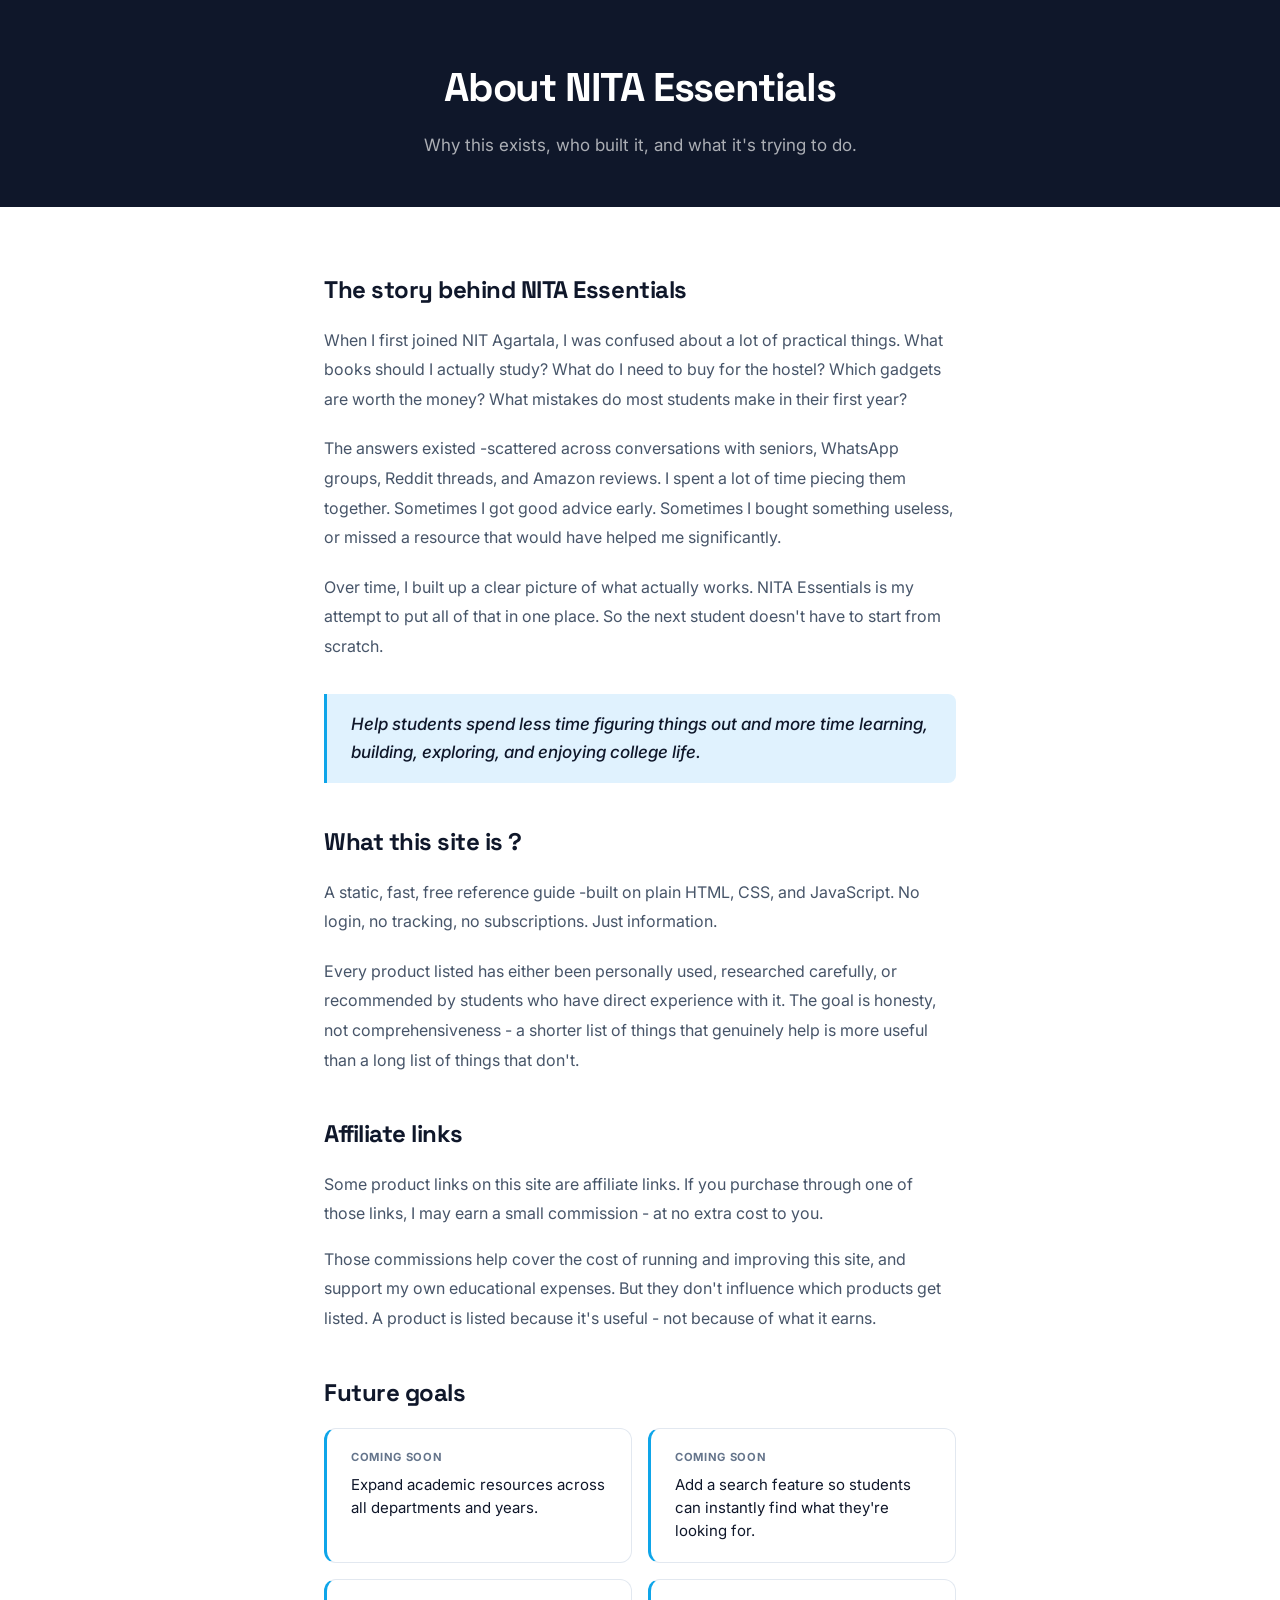
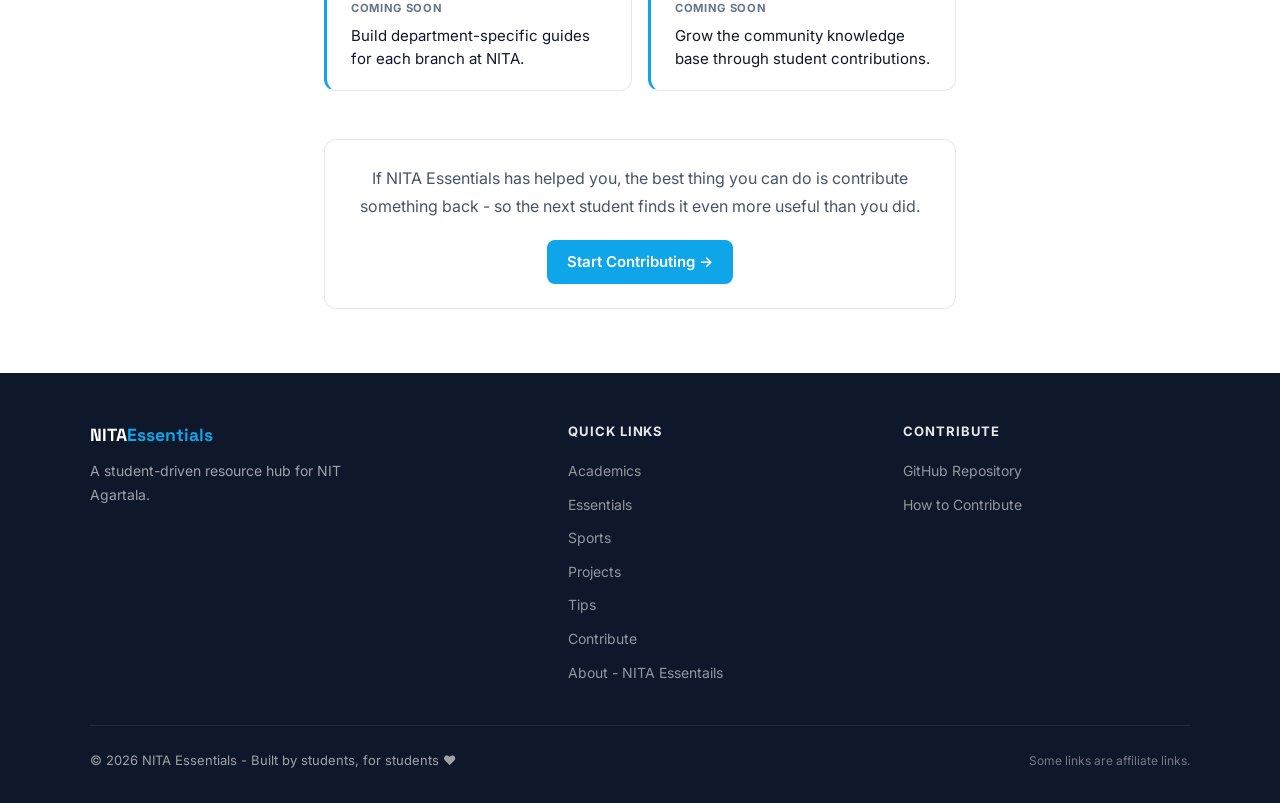
<file: about.html>
<!DOCTYPE html>
<html lang="en">
<head>
  <meta charset="UTF-8" />
  <meta name="viewport" content="width=device-width, initial-scale=1.0" />
  <title>About -National Institute of Technology Agartala Essentials</title>
  <meta name="description" content="Why NITA Essentials was created, who it's for, and the story behind it." />
  <link rel="stylesheet" href="./css/styles.css" />
  <link rel="stylesheet" href="./css/theme.css" />
  <!-- ICON For NITA-Essential -->
  <link rel="apple-touch-icon" sizes="180x180" href="./icon/apple-touch-icon.png">
    <link rel="icon" type="image/png" sizes="32x32" href="./icon/favicon-32x32.png">
    <link rel="icon" type="image/png" sizes="16x16" href="./icon/favicon-16x16.png">
    <link rel="manifest" href="./icon/site.webmanifest">
    
  <!-- Google tag (gtag.js) -->
    <script async src="https://www.googletagmanager.com/gtag/js?id=G-L8GYV0HE63"></script>
    <script>
      window.dataLayer = window.dataLayer || [];
      function gtag(){dataLayer.push(arguments);}
      gtag('js', new Date());

      gtag('config', 'G-L8GYV0HE63');
    </script>

</head>
<body>


<div class="page-hero">
  <div class="container">
    <h1>About NITA Essentials</h1>
    <p>Why this exists, who built it, and what it's trying to do.</p>
  </div>
</div>

<section class="section section-alt">
  <div class="container" style="max-width:680px;">

    <h2 class="section-title" style="margin-bottom:1rem;">The story behind NITA Essentials</h2>
    <p style="color:var(--text-light); line-height:1.85; margin-bottom:1.25rem; font-size:1rem;">When I first joined NIT Agartala, I was confused about a lot of practical things. What books should I actually study? What do I need to buy for the hostel? Which gadgets are worth the money? What mistakes do most students make in their first year?</p>
    <p style="color:var(--text-light); line-height:1.85; margin-bottom:1.25rem; font-size:1rem;">The answers existed -scattered across conversations with seniors, WhatsApp groups, Reddit threads, and Amazon reviews. I spent a lot of time piecing them together. Sometimes I got good advice early. Sometimes I bought something useless, or missed a resource that would have helped me significantly.</p>
    <p style="color:var(--text-light); line-height:1.85; margin-bottom:1.25rem; font-size:1rem;">Over time, I built up a clear picture of what actually works. NITA Essentials is my attempt to put all of that in one place. So the next student doesn't have to start from scratch.</p>

    <blockquote style="border-left:3px solid var(--teal); margin:2rem 0; padding:1rem 1.5rem; background:var(--teal-light); border-radius:0 var(--radius-sm) var(--radius-sm) 0;">
      <p style="font-size:1.0625rem; color:var(--navy); font-style:italic; font-weight:500; line-height:1.7;">Help students spend less time figuring things out and more time learning, building, exploring, and enjoying college life.</p>
    </blockquote>

    <h2 class="section-title" style="margin-bottom:1rem; margin-top:2.5rem;">What this site is ?</h2>
    <p style="color:var(--text-light); line-height:1.85; margin-bottom:1.25rem; font-size:1rem;">A static, fast, free reference guide -built on plain HTML, CSS, and JavaScript. No login, no tracking, no subscriptions. Just information.</p>
    <p style="color:var(--text-light); line-height:1.85; margin-bottom:1.25rem; font-size:1rem;">Every product listed has either been personally used, researched carefully, or recommended by students who have direct experience with it. The goal is honesty, not comprehensiveness - a shorter list of things that genuinely help is more useful than a long list of things that don't.</p>

    <h2 class="section-title" style="margin-bottom:1rem; margin-top:2.5rem;">Affiliate links</h2>
    <p style="color:var(--text-light); line-height:1.85; margin-bottom:1rem; font-size:1rem;">Some product links on this site are affiliate links. If you purchase through one of those links, I may earn a small commission - at no extra cost to you.</p>
    <p style="color:var(--text-light); line-height:1.85; margin-bottom:1rem; font-size:1rem;">Those commissions help cover the cost of running and improving this site, and support my own educational expenses. But they don't influence which products get listed. A product is listed because it's useful - not because of what it earns.</p>

    <h2 class="section-title" style="margin-bottom:1rem; margin-top:2.5rem;">Future goals</h2>
    <div class="tips-grid" style="margin-top:1rem;">
      <div class="tip-card">
        <div class="tip-category">Coming Soon</div>
        <p>Expand academic resources across all departments and years.</p>
      </div>
      <div class="tip-card">
        <div class="tip-category">Coming Soon</div>
        <p>Add a search feature so students can instantly find what they're looking for.</p>
      </div>
      <div class="tip-card">
        <div class="tip-category">Coming Soon</div>
        <p>Build department-specific guides for each branch at NITA.</p>
      </div>
      <div class="tip-card">
        <div class="tip-category">Coming Soon</div>
        <p>Grow the community knowledge base through student contributions.</p>
      </div>
    </div>

    <div style="margin-top:3rem; padding:1.5rem; background:var(--surface); border:1px solid var(--border); border-radius:var(--radius); text-align:center;">
      <p style="font-size:1rem; color:var(--text-light); margin-bottom:1.25rem; line-height:1.75;">If NITA Essentials has helped you, the best thing you can do is contribute something back - so the next student finds it even more useful than you did.</p>
      <a href="contribute.html#contributions" class="btn btn-primary">Start Contributing →</a>
    </div>

  </div>
</section>

<footer>
  <div class="footer-inner">
    <div class="footer-brand">
      <h3>NITA<span>Essentials</span></h3>
      <p>A student-driven resource hub for NIT Agartala.</p>
    </div>
    <div class="footer-col">
      <h4>Quick Links</h4>
      <ul>
        <li><a href="academics.html">Academics</a></li>
        <li><a href="essentials.html">Essentials</a></li>
        <li><a href="sports.html">Sports</a></li>
        <li><a href="projects.html">Projects</a></li>          
        <li><a href="tips.html">Tips</a></li>
        <li><a href="contribute.html">Contribute</a></li>
        <li><a href="about.html">About - NITA Essentails</a></li>
      </ul>
    </div>
    <div class="footer-col">
      <h4>Contribute</h4>
      <ul>
        <li><a href="https://github.com/nita-essentials/nita-essentials.github.io" target="_blank">GitHub Repository</a></li>
        <li><a href="contribute.html">How to Contribute</a></li>
      </ul>
    </div>
  </div>
  <div class="footer-bottom">
    <span>© 2026 NITA Essentials - Built by students, for students ❤️</span>
    <span style="font-size:0.75rem; opacity:0.7;">Some links are affiliate links.</span>
  </div>
</footer>

<script>
  const hamburger = document.getElementById('hamburger');
  const navLinks = document.getElementById('nav-links');

  if (hamburger && navLinks) {
    hamburger.addEventListener('click', () => {
      navLinks.classList.toggle('open');
    });
  }
</script>

<script src="notices.js"></script>
</body>
</html>
</file>
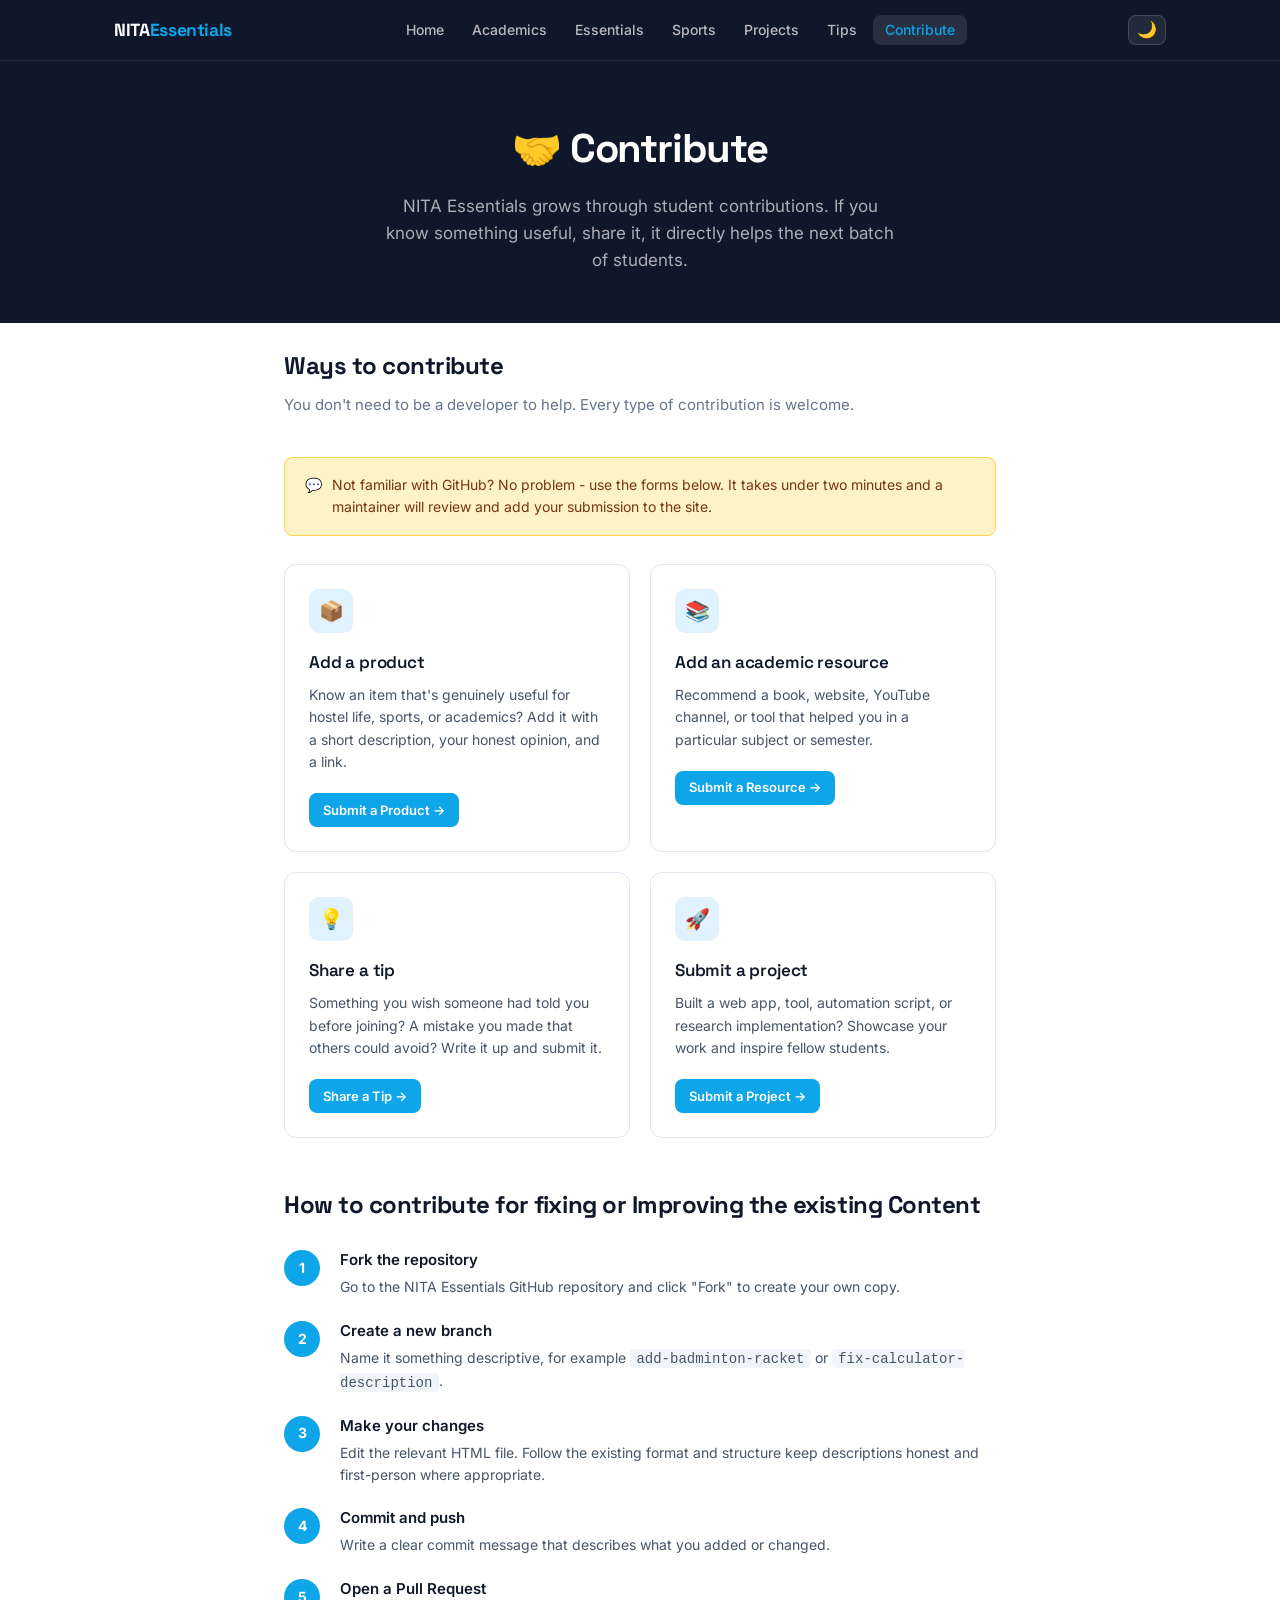
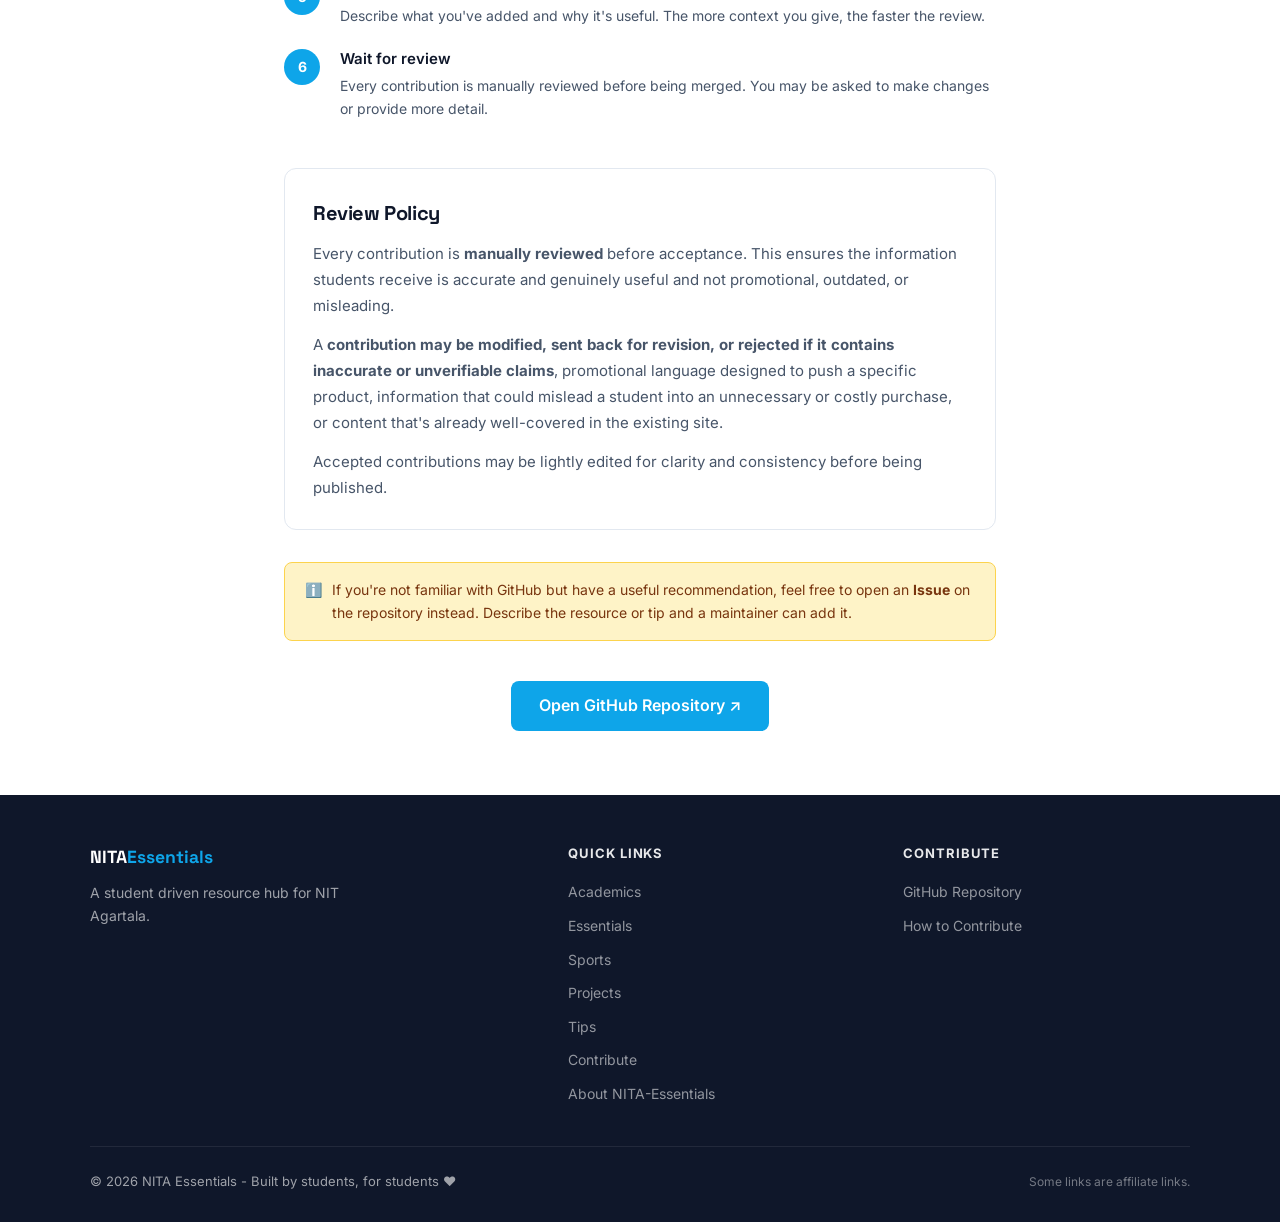
<file: contribute.html>
<!DOCTYPE html>
<html lang="en">
<head>
  <meta charset="UTF-8" />
  <meta name="viewport" content="width=device-width, initial-scale=1.0" />
  <title>Contribute  National Institute of Technology Agartala Essentials</title>
  <meta name="description" content="Help future NIT Agartala students by contributing resources, tips, and product recommendations to NITA Essentials." />
  <!-- ICON For NITA-Essential -->
  <link rel="apple-touch-icon" sizes="180x180" href="./icon/apple-touch-icon.png">
    <link rel="icon" type="image/png" sizes="32x32" href="./icon/favicon-32x32.png">
    <link rel="icon" type="image/png" sizes="16x16" href="./icon/favicon-16x16.png">
    <link rel="manifest" href="./icon/site.webmanifest">
  <link rel="stylesheet" href="./css/styles.css" />
  <link rel="stylesheet" href="./css/theme.css" />
  
  <!-- Google tag (gtag.js) -->
    <script async src="https://www.googletagmanager.com/gtag/js?id=G-L8GYV0HE63"></script>
    <script>
      window.dataLayer = window.dataLayer || [];
      function gtag(){dataLayer.push(arguments);}
      gtag('js', new Date());

      gtag('config', 'G-L8GYV0HE63');
    </script>

</head>
<body>

<div id="nav"></div>

<div class="page-hero">
  <div class="container">
    <h1>🤝 Contribute</h1>
    <p>NITA Essentials grows through student contributions. If you know something useful, share it, it directly helps the next batch of students.</p>
  </div>
</div>

<section class="section section-alt" style="padding-top:1.5rem;">
  <div class="container" style="max-width:760px;">

    <h2 class="section-title" id="ways-to-contribute">Ways to contribute</h2>
    <p class="section-sub">You don't need to be a developer to help. Every type of contribution is welcome.</p>

     <div class="notice" style="margin-bottom:1.75rem;" id="contributions">
      <span>💬</span>
      <div>Not familiar with GitHub? No problem - use the forms below. It takes under two minutes and a maintainer will review and add your submission to the site.</div>
    </div>

    <div class="card-grid" style="margin-bottom:3rem;">
      <div class="card">
        <div class="card-icon">📦</div>
        <h3>Add a product</h3>
        <p>Know an item that's genuinely useful for hostel life, sports, or academics? Add it with a short description, your honest opinion, and a link.</p>
        <a href="https://forms.gle/5dghsiNR8hhgEqoAA" target="_blank" rel="noopener" class="btn btn-primary btn-sm">Submit a Product →</a>
      </div>
      <div class="card">
        <div class="card-icon">📚</div>
        <h3>Add an academic resource</h3>
        <p>Recommend a book, website, YouTube channel, or tool that helped you in a particular subject or semester.</p>
        <a href="https://forms.gle/CuD1Ahxb54ZH9pHGA" target="_blank" rel="noopener" class="btn btn-primary btn-sm">Submit a Resource → </a>
      </div>
      <div class="card">
        <div class="card-icon">💡</div>
        <h3>Share a tip</h3>
        <p>Something you wish someone had told you before joining? A mistake you made that others could avoid? Write it up and submit it.</p>
        <a href="https://forms.gle/qc7ztMnnkczv67aM7" target="_blank" rel="noopener" class="btn btn-primary btn-sm">Share a Tip →</a>
      </div>
      <div class="card">
        <div class="card-icon">🚀</div>
        <h3>Submit a project</h3>
        <p>Built a web app, tool, automation script, or research implementation? Showcase your work and inspire fellow students.</p>
        <a href="https://docs.google.com/forms/d/e/1FAIpQLSdO_3fpScFzIBaKlsXUSYHU2pd4UCEIIFFw8a9D_o3gfkbqiw/viewform?usp=header" target="_blank" rel="noopener" class="btn btn-primary btn-sm">Submit a Project →</a>
      </div>
    </div>

    <!-- HOW TO CONTRIBUTE -->
    <h2 id="how-to-contribute" class="section-title" style="margin-bottom:1.5rem;">How to contribute for fixing or Improving the existing Content</h2>

    <div class="steps-list" style="margin-bottom:3rem;">
      <div class="step-item">
        <div class="step-num">1</div>
        <div class="step-text">
          <h4>Fork the repository</h4>
          <p>Go to the NITA Essentials GitHub repository and click "Fork" to create your own copy.</p>
        </div>
      </div>
      <div class="step-item">
        <div class="step-num">2</div>
        <div class="step-text">
          <h4>Create a new branch</h4>
          <p>Name it something descriptive,  for example <code style="background:#f1f5f9;padding:0.1rem 0.4rem;border-radius:4px;font-size:0.875rem;">add-badminton-racket</code> or <code style="background:#f1f5f9;padding:0.1rem 0.4rem;border-radius:4px;font-size:0.875rem;">fix-calculator-description</code>.</p>
        </div>
      </div>
      <div class="step-item">
        <div class="step-num">3</div>
        <div class="step-text">
          <h4>Make your changes</h4>
          <p>Edit the relevant HTML file. Follow the existing format and structure  keep descriptions honest and first-person where appropriate.</p>
        </div>
      </div>
      <div class="step-item">
        <div class="step-num">4</div>
        <div class="step-text">
          <h4>Commit and push</h4>
          <p>Write a clear commit message that describes what you added or changed.</p>
        </div>
      </div>
      <div class="step-item">
        <div class="step-num">5</div>
        <div class="step-text">
          <h4>Open a Pull Request</h4>
          <p>Describe what you've added and why it's useful. The more context you give, the faster the review.</p>
        </div>
      </div>
      <div class="step-item">
        <div class="step-num">6</div>
        <div class="step-text">
          <h4>Wait for review</h4>
          <p>Every contribution is manually reviewed before being merged. You may be asked to make changes or provide more detail.</p>
        </div>
      </div>
    </div>

    <!-- REVIEW POLICY -->
    <div id="policy" style="background:var(--surface); border:1px solid var(--border); border-radius:var(--radius); padding:1.75rem; margin-bottom:2rem;">
      <h2 class="section-title" style="font-size:1.25rem; margin-bottom:0.75rem;">Review Policy</h2>
      <p style="color:var(--text-light); font-size:0.9375rem; line-height:1.75; margin-bottom:0.75rem;">Every contribution is <strong>manually reviewed</strong> before acceptance. This ensures the information students receive is accurate and genuinely useful and not promotional, outdated, or misleading.</p>
      <p style="color:var(--text-light); font-size:0.9375rem; line-height:1.75; margin-bottom:0.75rem;">A <strong>contribution may be modified, sent back for revision, or rejected if it contains inaccurate or unverifiable claims</strong>, promotional language designed to push a specific product, information that could mislead a student into an unnecessary or costly purchase, or content that's already well-covered in the existing site.</p>
      <p style="color:var(--text-light); font-size:0.9375rem; line-height:1.75;">Accepted contributions may be lightly edited for clarity and consistency before being published.</p>
    </div>

    <div class="notice">
      <span>ℹ️</span>
      <div>If you're not familiar with GitHub but have a useful recommendation, feel free to open an <strong>Issue</strong> on the repository instead. Describe the resource or tip and a maintainer can add it.</div>
    </div>

    <div style="text-align:center; margin-top:2.5rem;">
      <a href="https://github.com/nita-essentials/nita-essentials.github.io" target="_blank" class="btn btn-primary" style="font-size:1rem; padding:0.75rem 1.75rem;">Open GitHub Repository ↗</a>
    </div>

  </div>
</section>

<div id="footer"></div>

<script src="./js/components.js"></script>
<script src="notices.js"></script>
</body>
</html>
</file>
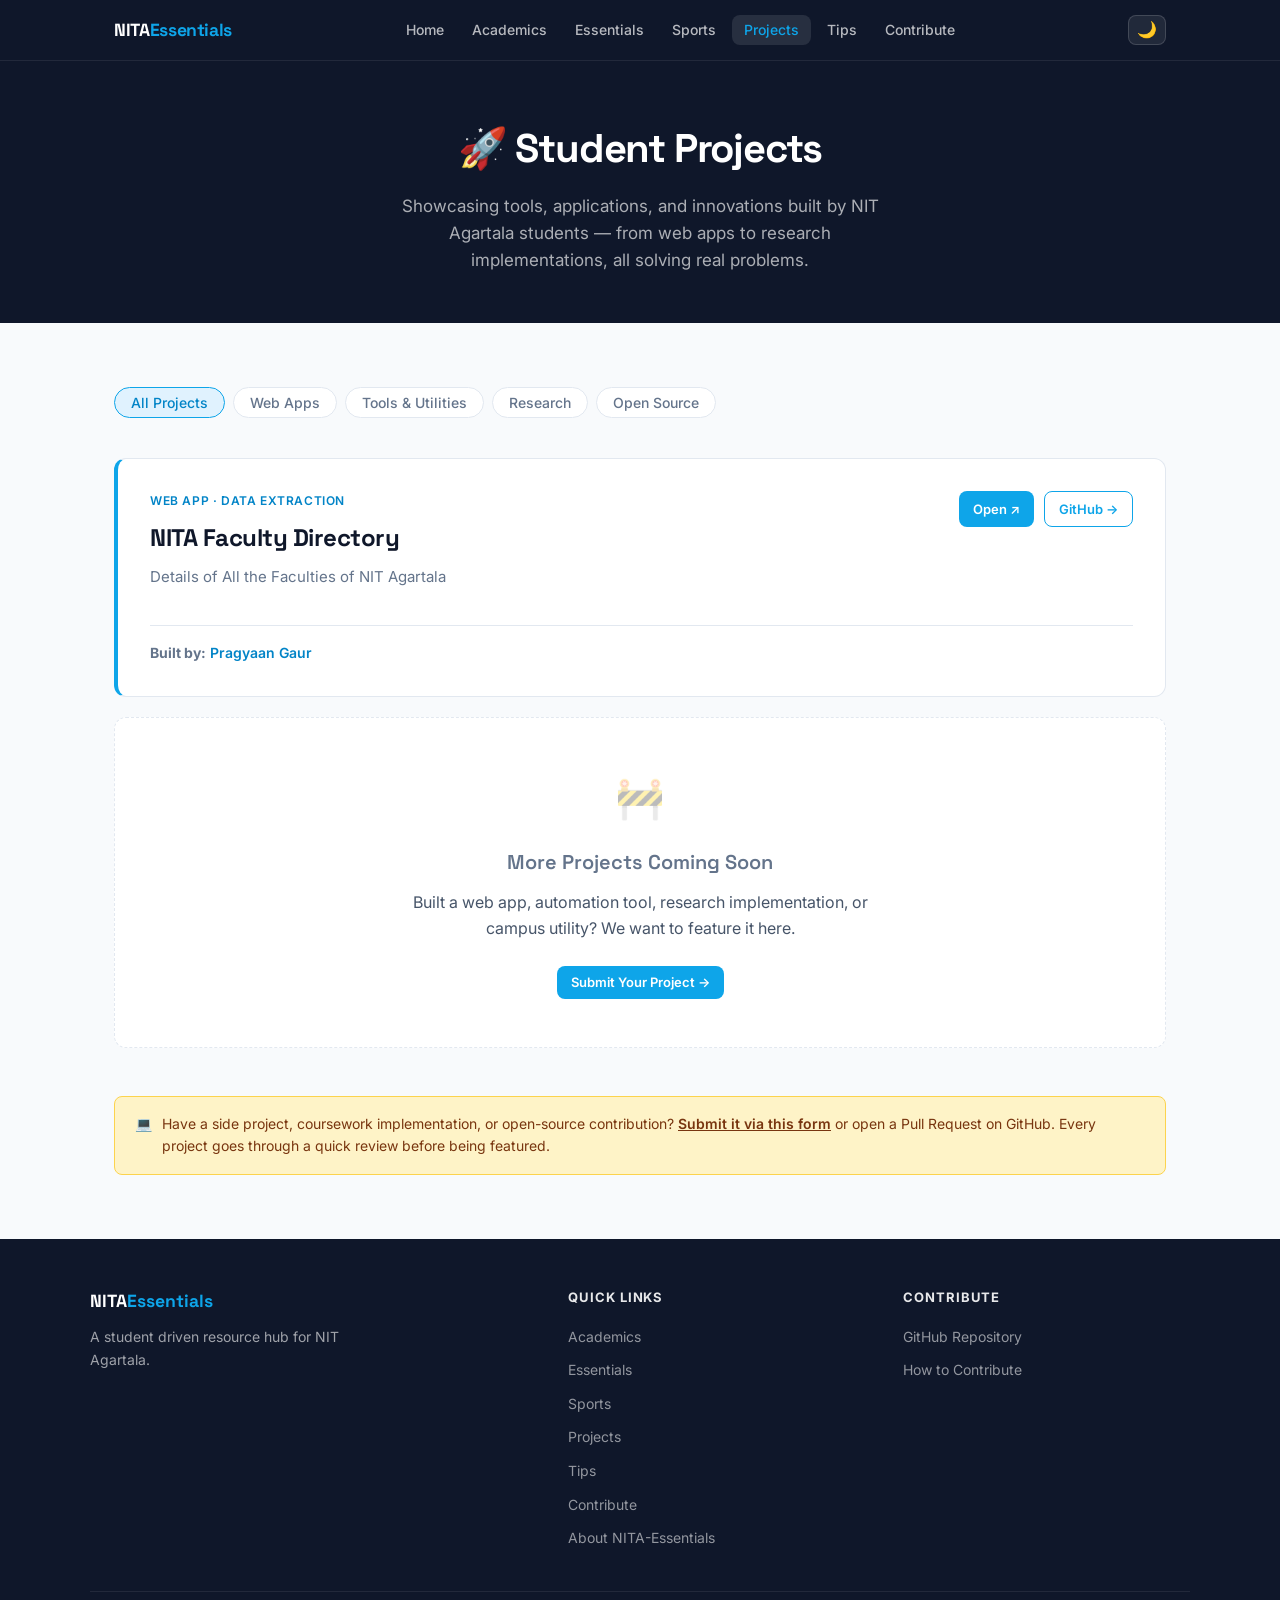
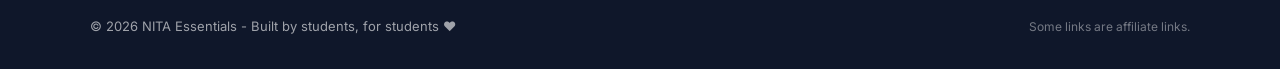
<file: projects.html>
<!DOCTYPE html>
<html lang="en">
<head>
  <meta charset="UTF-8" />
  <meta name="viewport" content="width=device-width, initial-scale=1.0" />
  <title>Student Projects - National Institute of Technology Agartala Essentials</title>
  <meta name="description" content="Explore projects built by NIT Agartala students - web apps, tools, research, and open-source contributions showcasing campus innovation." />
  
  <!-- ICON For NITA-Essential -->
  <link rel="apple-touch-icon" sizes="180x180" href="./icon/apple-touch-icon.png">
  <link rel="icon" type="image/png" sizes="32x32" href="./icon/favicon-32x32.png">
  <link rel="icon" type="image/png" sizes="16x16" href="./icon/favicon-16x16.png">
  <link rel="manifest" href="./icon/site.webmanifest">
  <link rel="stylesheet" href="./css/styles.css" />
  <link rel="stylesheet" href="./css/theme.css" />  
  <!-- Google tag (gtag.js) -->
  <script async src="https://www.googletagmanager.com/gtag/js?id=G-L8GYV0HE63"></script>
  <script>
    window.dataLayer = window.dataLayer || [];
    function gtag(){dataLayer.push(arguments);}
    gtag('js', new Date());
    gtag('config', 'G-L8GYV0HE63');
  </script>
</head>

<body>

<div id="nav"></div>

<div class="page-hero">
  <div class="container">
    <h1>🚀 Student Projects</h1>
    <p>Showcasing tools, applications, and innovations built by NIT Agartala students — from web apps to research implementations, all solving real problems.</p>
  </div>
</div>

<section class="section">
  <div class="container" id="all-projects">

    <!-- Filter Buttons -->
    <div class="filter-bar filter-mb">
      <button class="filter-btn active" data-cat="all">All Projects</button>
      <button class="filter-btn" data-cat="Web App">Web Apps</button>
      <button class="filter-btn" data-cat="Tool">Tools & Utilities</button>
      <button class="filter-btn" data-cat="Research">Research</button>
      <button class="filter-btn" data-cat="Open Source">Open Source</button>
    </div>

    <!-- Projects Grid -->
    <div class="card-grid" id="projects-grid">

      <!-- NITA Faculty Directory Project -->
      <div class="project-item project-full" data-cat="Web App">
        <div class="project-card">
          
          <!-- Project Header -->
          <div class="project-header">
            <div>
              <div class="project-category-wrapper">
                <span class="project-category">Web App · Data Extraction</span>
              </div>
              <h3 class="project-title">NITA Faculty Directory</h3>
              <p class="project-description">Details of All the Faculties of NIT Agartala</p>
            </div>
            <div class="project-actions">
              <a href="https://pragyaangaur.github.io/NITA-Faculty-Directory/" target="_blank" rel="noopener noreferrer" class="btn btn-primary btn-sm">
                Open ↗
              </a>
              <a href="https://github.com/pragyaangaur/NITA-Faculty-Directory" target="_blank" rel="noopener noreferrer" class="btn btn-outline btn-sm">
                GitHub →
              </a>
            </div>
          </div>

          <!-- Author Credit -->
          <div class="project-author">
            <p class="project-author-text">
              <strong>Built by:</strong> <a href="https://github.com/pragyaangaur" target="_blank" rel="noopener noreferrer" class="project-author-link">Pragyaan Gaur</a>
            </p>
          </div>

        </div>
      </div>

      <!-- Placeholder for more projects -->
      <div class="project-item project-full" data-cat="Tool,Research,Open Source">
        <div class="project-placeholder">
          <div class="project-placeholder-icon">🚧</div>
          <h3 class="project-placeholder-title">More Projects Coming Soon</h3>
          <p class="project-placeholder-text">
            Built a web app, automation tool, research implementation, or campus utility? We want to feature it here.
          </p>
          <a href="contribute.html#contributions" class="btn btn-primary btn-sm">Submit Your Project →</a>
        </div>
      </div>

    </div>

    <!-- Call to Action -->
    <div class="notice notice-mt">
      <span>💻</span>
      <div>
        Have a side project, coursework implementation, or open-source contribution? 
        <a href="https://docs.google.com/forms/d/e/1FAIpQLSdO_3fpScFzIBaKlsXUSYHU2pd4UCEIIFFw8a9D_o3gfkbqiw/viewform?usp=header" class="notice-link">Submit it via this form</a> 
        or open a Pull Request on GitHub. Every project goes through a quick review before being featured.
      </div>
    </div>

  </div>
</section>

<button id="backToTopBtn" aria-label="Back to Top">
  ↑
</button>

<div id="footer"></div>

<script>
  // ===== Project Category Filter =====
  document.querySelectorAll('.filter-btn').forEach(btn => {
    btn.addEventListener('click', () => {

      document.querySelectorAll('.filter-btn').forEach(b =>
        b.classList.remove('active')
      );

      btn.classList.add('active');

      const cat = btn.dataset.cat;

      document.querySelectorAll('.project-item').forEach(card => {

        const categories = card.dataset.cat
          .split(",")
          .map(item => item.trim());

        if (cat === "all" || categories.includes(cat)) {
          card.style.display = "";
        } else {
          card.style.display = "none";
        }

      });

    });
  });


  // ===== Back To Top Button =====
  const backToTopBtn = document.getElementById("backToTopBtn");
  const footer = document.getElementById("footer");

  window.addEventListener("scroll", () => {
    const footerTop = footer.getBoundingClientRect().top;
    const windowHeight = window.innerHeight;

    if (window.scrollY > 300) {
      backToTopBtn.classList.add("show");
    } else {
      backToTopBtn.classList.remove("show");
    }

    if (footerTop < windowHeight) {
      backToTopBtn.classList.remove("show");
    }
  });

  backToTopBtn.addEventListener("click", () => {
    window.scrollTo({
      top: 0,
      behavior: "smooth"
    });
  });
</script>
<script src="./js/components.js"></script>
<script src="notices.js"></script>
</body>
</html>
</file>
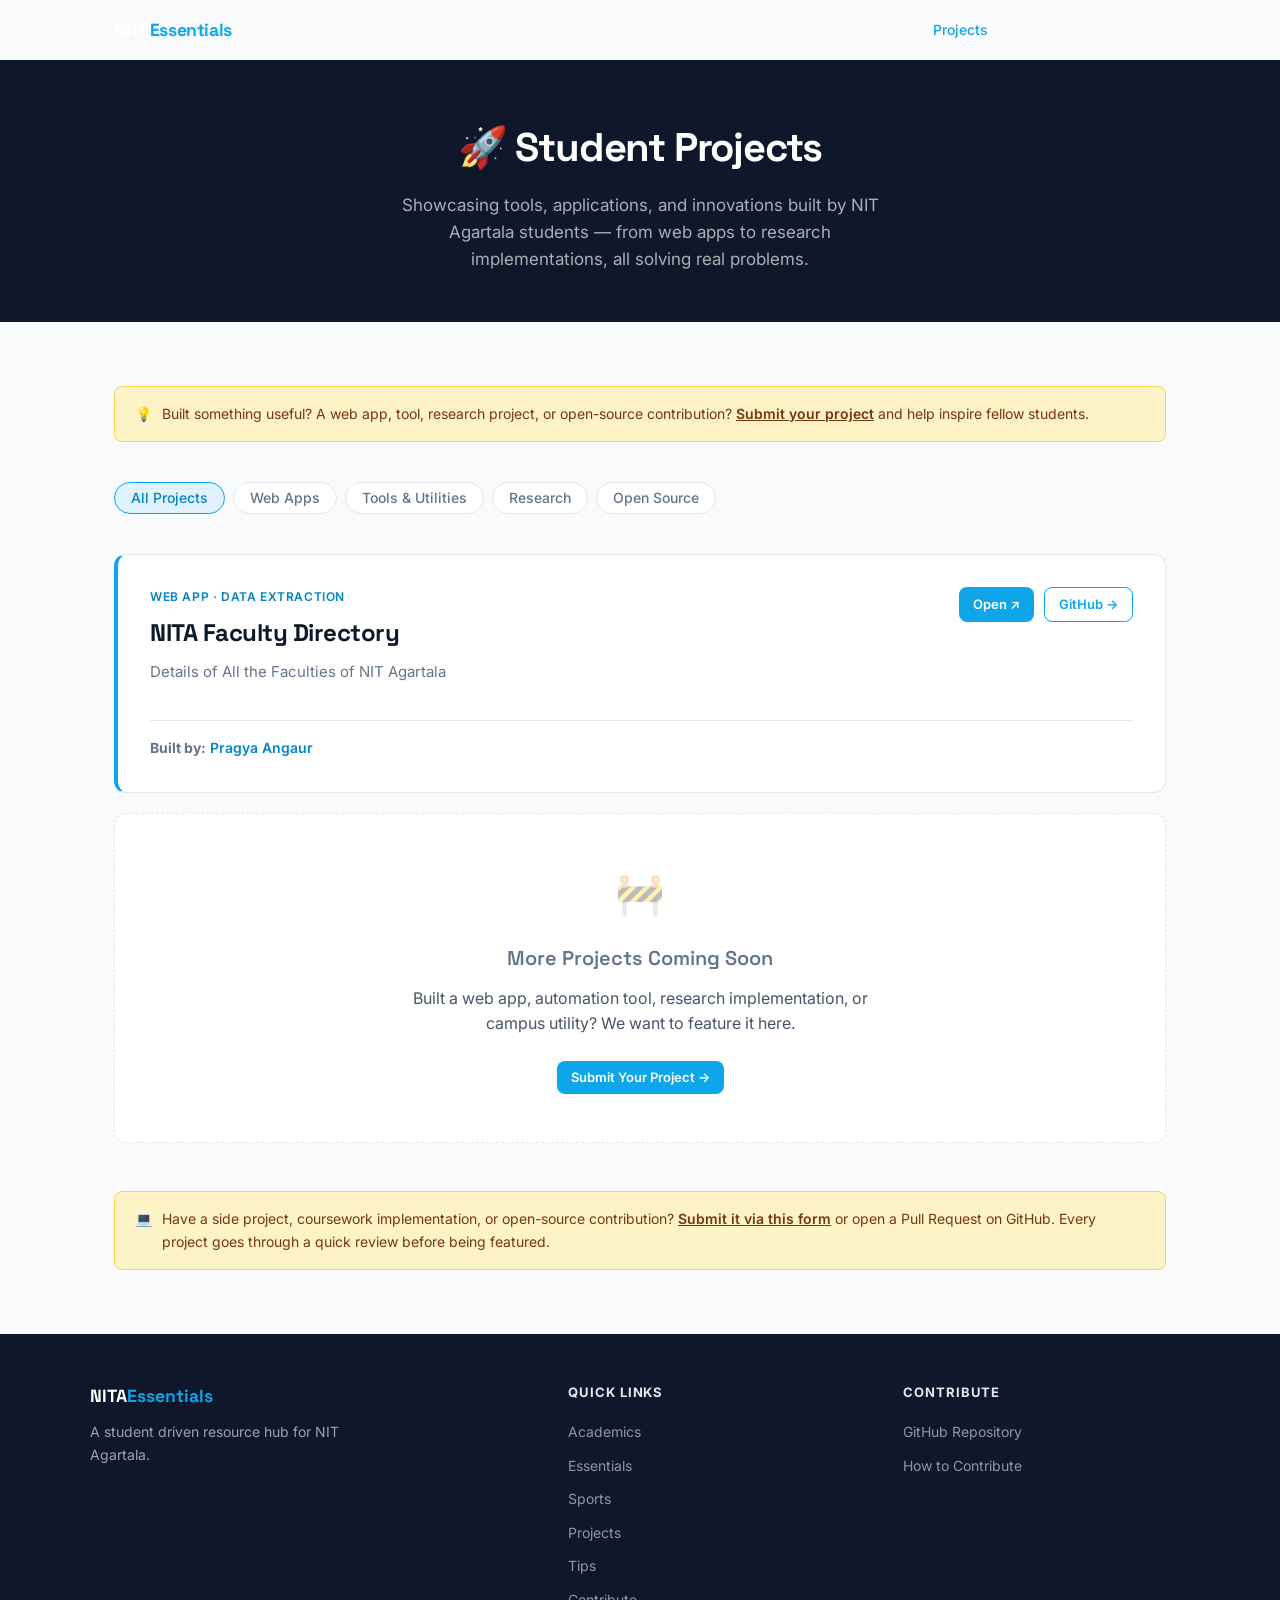
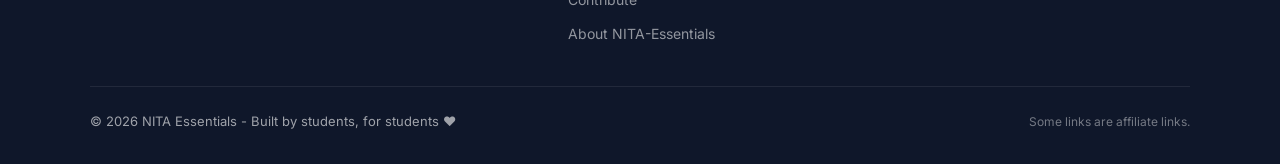
<file: studentprojects.html>
<!DOCTYPE html>
<html lang="en">
<head>
  <meta charset="UTF-8" />
  <meta name="viewport" content="width=device-width, initial-scale=1.0" />
  <title>Student Projects - National Institute of Technology Agartala Essentials</title>
  <meta name="description" content="Explore projects built by NIT Agartala students - web apps, tools, research, and open-source contributions showcasing campus innovation." />
  
  <!-- ICON For NITA-Essential -->
  <link rel="apple-touch-icon" sizes="180x180" href="./icon/apple-touch-icon.png">
  <link rel="icon" type="image/png" sizes="32x32" href="./icon/favicon-32x32.png">
  <link rel="icon" type="image/png" sizes="16x16" href="./icon/favicon-16x16.png">
  <link rel="manifest" href="./icon/site.webmanifest">
  <link rel="stylesheet" href="./css/styles.css" />
  
  <!-- Google tag (gtag.js) -->
  <script async src="https://www.googletagmanager.com/gtag/js?id=G-L8GYV0HE63"></script>
  <script>
    window.dataLayer = window.dataLayer || [];
    function gtag(){dataLayer.push(arguments);}
    gtag('js', new Date());
    gtag('config', 'G-L8GYV0HE63');
  </script>
</head>

<body>

<nav>
  <div class="nav-inner">
    <a href="index.html" class="nav-logo">NITA<span>Essentials</span></a>
    <button class="hamburger" id="hamburger" aria-label="Toggle menu">
      <span></span><span></span><span></span>
    </button>
    <ul class="nav-links" id="nav-links">
      <li><a href="index.html">Home</a></li>
      <li><a href="academics.html">Academics</a></li>
      <li><a href="essentials.html">Essentials</a></li>
      <li><a href="sports.html">Sports</a></li>
      <li><a href="tips.html">Tips</a></li>
      <li><a href="projects.html" class="active">Projects</a></li>
      <li><a href="contribute.html">Contribute</a></li>
      <li><a href="about.html">About</a></li>
    </ul>
  </div>
</nav>

<div class="page-hero">
  <div class="container">
    <h1>🚀 Student Projects</h1>
    <p>Showcasing tools, applications, and innovations built by NIT Agartala students — from web apps to research implementations, all solving real problems.</p>
  </div>
</div>

<section class="section">
  <div class="container">

    <div class="notice notice-mb">
      <span>💡</span>
      <div>
        Built something useful? A web app, tool, research project, or open-source contribution? 
        <a href="contribute.html" class="notice-link">Submit your project</a> 
        and help inspire fellow students.
      </div>
    </div>

    <!-- Filter Buttons -->
    <div class="filter-bar filter-mb">
      <button class="filter-btn active" data-cat="all">All Projects</button>
      <button class="filter-btn" data-cat="Web App">Web Apps</button>
      <button class="filter-btn" data-cat="Tool">Tools & Utilities</button>
      <button class="filter-btn" data-cat="Research">Research</button>
      <button class="filter-btn" data-cat="Open Source">Open Source</button>
    </div>

    <!-- Projects Grid -->
    <div class="card-grid" id="projects-grid">

      <!-- NITA Faculty Directory Project -->
      <div class="project-item project-full" data-cat="Web App">
        <div class="project-card">
          
          <!-- Project Header -->
          <div class="project-header">
            <div>
              <div class="project-category-wrapper">
                <span class="project-category">Web App · Data Extraction</span>
              </div>
              <h3 class="project-title">NITA Faculty Directory</h3>
              <p class="project-description">Details of All the Faculties of NIT Agartala</p>
            </div>
            <div class="project-actions">
              <a href="https://pragyaangaur.github.io/NITA-Faculty-Directory/" target="_blank" rel="noopener noreferrer" class="btn btn-primary btn-sm">
                Open ↗
              </a>
              <a href="https://github.com/pragyaangaur/NITA-Faculty-Directory" target="_blank" rel="noopener noreferrer" class="btn btn-outline btn-sm">
                GitHub →
              </a>
            </div>
          </div>

          <!-- Author Credit -->
          <div class="project-author">
            <p class="project-author-text">
              <strong>Built by:</strong> <a href="https://github.com/pragyaangaur" target="_blank" rel="noopener noreferrer" class="project-author-link">Pragya Angaur</a>
            </p>
          </div>

        </div>
      </div>

      <!-- Placeholder for more projects -->
      <div class="project-item project-full" data-cat="Tool">
        <div class="project-placeholder">
          <div class="project-placeholder-icon">🚧</div>
          <h3 class="project-placeholder-title">More Projects Coming Soon</h3>
          <p class="project-placeholder-text">
            Built a web app, automation tool, research implementation, or campus utility? We want to feature it here.
          </p>
          <a href="contribute.html" class="btn btn-primary btn-sm">Submit Your Project →</a>
        </div>
      </div>

    </div>

    <!-- Call to Action -->
    <div class="notice notice-mt">
      <span>💻</span>
      <div>
        Have a side project, coursework implementation, or open-source contribution? 
        <a href="https://forms.gle/yourformlink" class="notice-link">Submit it via this form</a> 
        or open a Pull Request on GitHub. Every project goes through a quick review before being featured.
      </div>
    </div>

  </div>
</section>

<button id="backToTopBtn" aria-label="Back to Top">
  ↑
</button>

<div id="footer"></div>

<script>
  // For Hamburger Menu
  const hamburger = document.getElementById('hamburger');
  const navLinks = document.getElementById('nav-links');
  hamburger.addEventListener('click', () => navLinks.classList.toggle('open'));

  // For category filtering
  document.querySelectorAll('.filter-btn').forEach(btn => {
    btn.addEventListener('click', () => {
      document.querySelectorAll('.filter-btn').forEach(b => b.classList.remove('active'));
      btn.classList.add('active');
      const cat = btn.dataset.cat;
      document.querySelectorAll('.project-item').forEach(card => {
        card.style.display = (cat === 'all' || card.dataset.cat === cat) ? '' : 'none';
      });
    });
  });

  // For loading footer.html
  fetch('./footer.html')
    .then(response => response.text())
    .then(data => {
      document.getElementById('footer').innerHTML = data;
    });

  // Back To Top Button
  const backToTopBtn = document.getElementById("backToTopBtn");
  const footer = document.getElementById("footer");

  window.addEventListener("scroll", () => {
    const footerTop = footer.getBoundingClientRect().top;
    const windowHeight = window.innerHeight;

    if (window.scrollY > 300) {
      backToTopBtn.classList.add("show");
    } else {
      backToTopBtn.classList.remove("show");
    }

    if (footerTop < windowHeight) {
      backToTopBtn.classList.remove("show");
    }
  });

  backToTopBtn.addEventListener("click", () => {
    window.scrollTo({
      top: 0,
      behavior: "smooth"
    });
  });
</script>

<script src="notices.js"></script>
</body>
</html>
</file>
<file: css/styles.css>
/* ===== NITA ESSENTIALS - Main Stylesheet ===== */
/* Design: Deep navy + electric teal + warm amber on off-white canvas */
/* Font stack: Space Grotesk display, Inter body */

@import url('https://fonts.googleapis.com/css2?family=Space+Grotesk:wght@400;500;600;700&family=Inter:wght@400;500;600&display=swap');

:root {
  --navy: #0f172a;
  --navy-mid: #1e293b;
  --teal: #0ea5e9;
  --teal-dark: #0284c7;
  --teal-light: #e0f2fe;
  --amber: #f59e0b;
  --amber-light: #fef3c7;
  --off-white: #f8fafc;
  --surface: #ffffff;
  --muted: #64748b;
  --border: #e2e8f0;
  --text: #0f172a;
  --text-light: #475569;
  --radius: 12px;
  --radius-sm: 8px;
  --shadow: 0 1px 3px rgba(0,0,0,0.07), 0 4px 12px rgba(0,0,0,0.06);
  --shadow-hover: 0 4px 12px rgba(14,165,233,0.15), 0 8px 24px rgba(0,0,0,0.1);
}

*, *::before, *::after { box-sizing: border-box; margin: 0; padding: 0; }

html { scroll-behavior: smooth; }

body {
  font-family: 'Inter', -apple-system, sans-serif;
  background: var(--off-white);
  color: var(--text);
  line-height: 1.6;
  font-size: 16px;
}
/* ========THEMES======== */


/* ── Theme toggle button ── */
[data-theme="dark"] #theme-toggle {
  background: rgba(255,255,255,0.1);
  border-color: rgba(255,255,255,0.15);
}

/* ── Academics sticky nav ── */
[data-theme="dark"] #academics-nav {
  background: rgba(15, 23, 42, 0.85);
}

/* ===== NAVIGATION ===== */
#nav {
  position: sticky;
  top: 0;
  z-index: 97;
}

#nav nav {
  background: var(--navy);
  border-bottom: 1px solid rgba(255,255,255,0.08);
  transition: transform 0.3s ease;
}

#nav nav.nav-hidden {
  transform: translateY(-100%);
}

.nav-inner {
  max-width: 1100px;
  margin: 0 auto;
  padding: 0 1.5rem;
  display: flex;
  align-items: center;
  justify-content: space-between;
  height: 60px;
}

.nav-logo {
  font-family: 'Space Grotesk', sans-serif;
  font-weight: 700;
  font-size: 1.1rem;
  color: white;
  text-decoration: none;
  letter-spacing: -0.02em;
}

.nav-logo span { color: var(--teal); }

.nav-links {
  display: flex;
  gap: 0.25rem;
  list-style: none;
  z-index: 200;
}

.nav-links a {
  color: rgba(255,255,255,0.7);
  text-decoration: none;
  padding: 0.4rem 0.75rem;
  border-radius: var(--radius-sm);
  font-size: 0.875rem;
  font-weight: 500;
  transition: all 0.15s;
}

.nav-links a:hover,
.nav-links a.active {
  color: white;
  background: rgba(255,255,255,0.1);
}

.nav-links a.active { color: var(--teal); }

.hamburger {
  display: none;
  flex-direction: column;
  gap: 5px;
  cursor: pointer;
  background: none;
  border: none;
  padding: 4px;
}

.hamburger span {
  display: block;
  width: 22px;
  height: 2px;
  background: white;
  border-radius: 2px;
  transition: all 0.25s;
}

/* academis navbar */
#academics-nav {
  padding: 0.5rem 1rem; 
  top: 60px; 
  position: sticky; 
  transition: top 0.3s ease; 
  z-index: 99;  
  backdrop-filter: blur(16px) saturate(180%); -webkit-backdrop-filter: blur(16px) saturate(180%);
}

/* ===== LAYOUT ===== */
.container {
  max-width: 1100px;
  margin: 0 auto;
  padding: 0 1.5rem;
}

.page-hero {
  background: var(--navy);
  padding: 3.5rem 1.5rem 3rem;
  text-align: center;
}

.page-hero h1 {
  font-family: 'Space Grotesk', sans-serif;
  font-size: clamp(1.75rem, 4vw, 2.5rem);
  font-weight: 700;
  color: white;
  letter-spacing: -0.03em;
  margin-bottom: 0.75rem;
}

.page-hero p {
  color: rgba(255,255,255,0.65);
  max-width: 520px;
  margin: 0 auto;
  font-size: 1.0625rem;
}

.section {
  padding: 4rem 1.5rem;
}

.section-alt { background: var(--surface); }

.section-title {
  font-family: 'Space Grotesk', sans-serif;
  font-size: 1.5rem;
  font-weight: 700;
  letter-spacing: -0.02em;
  margin-bottom: 0.5rem;
  color: var(--navy);
  /* below the one line code is for scroll positioning, so that the content doesn't overlaps */
  scroll-margin-top: 130px;
}

.section-sub {
  color: var(--muted);
  margin-bottom: 2.5rem;
  font-size: 0.9375rem;
}

/* ===== BUTTONS ===== */
.btn {
  display: inline-flex;
  align-items: center;
  gap: 0.4rem;
  padding: 0.625rem 1.25rem;
  border-radius: var(--radius-sm);
  font-weight: 600;
  font-size: 0.9375rem;
  text-decoration: none;
  transition: all 0.15s;
  cursor: pointer;
  border: none;
  font-family: inherit;
}

.btn-primary {
  background: var(--teal);
  color: white;
}

.btn-primary:hover {
  background: var(--teal-dark);
  transform: translateY(-1px);
  box-shadow: 0 4px 12px rgba(14,165,233,0.35);
}

.btn-outline {
  background: transparent;
  color: var(--teal);
  border: 1.5px solid var(--teal);
}

.btn-outline:hover {
  background: var(--teal-light);
}

.hoopers-details {
  width: min(100%, 320px);
  min-height: 48px;
  justify-content: center;
  padding: 0.75rem 1.5rem;
  background: linear-gradient(135deg, rgba(14, 165, 233, 0.92), rgba(2, 132, 199, 0.78));
  color: #ffffff;
  border: 1px solid rgba(255, 255, 255, 0.5);
  box-shadow: 0 8px 22px rgba(2, 132, 199, 0.28), inset 0 1px 0 rgba(255, 255, 255, 0.3);
  -webkit-backdrop-filter: blur(10px);
  backdrop-filter: blur(10px);
  font-size: 1rem;
  letter-spacing: 0;
}

.hoopers-details:hover {
  background: linear-gradient(135deg, rgba(56, 189, 248, 0.98), rgba(14, 165, 233, 0.9));
  color: #ffffff;
  border-color: rgba(255, 255, 255, 0.8);
  transform: translateY(-2px);
  box-shadow: 0 12px 28px rgba(2, 132, 199, 0.38), inset 0 1px 0 rgba(255, 255, 255, 0.4);
}

.hoopers-details:focus-visible {
  outline: 3px solid var(--teal);
  outline-offset: 3px;
}

.btn-ghost {
  background: rgba(255,255,255,0.1);
  color: white;
  border: 1.5px solid rgba(255,255,255,0.2);
}

.btn-ghost:hover {
  background: rgba(255,255,255,0.18);
}

.btn-sm {
  padding: 0.4rem 0.875rem;
  font-size: 0.8125rem;
}

/* Theme toggle button base styles */
#theme-toggle {
  background: rgba(255,255,255,0.08);
  border: 1px solid rgba(255,255,255,0.15);
  border-radius: var(--radius-sm);
  color: white;
  cursor: pointer;
  font-size: 1rem;
  padding: 0.35rem 0.5rem;
  transition: all 0.2s;
  line-height: 1;
}

#theme-toggle:hover {
  background: rgba(255,255,255,0.15);
}

/* code for the discord and start contri button in the academics tab */
.button-group{
    display:flex;
    justify-content:center;
    align-items:center;
    gap:1rem;
    flex-wrap:wrap;
}

.discord-btn{
  background:#5865F2;
}

.discord-btn:hover{
  background:#ffffff;
  color: #5865F2;
}

.discord-btn img{
    width:20px;
    height:20px;
    object-fit:contain;
}

/* for youtube button */
.yt-btn {
  border-color: rgb(255, 0, 0); 
  color: red; margin-right: 2rem;
}

.yt-btn:hover {
  background: #dc4a4a;
  color: #ffffff;
}


/* ------------Instagram Button----------*/

.instagram-btn {
  background: linear-gradient(to right, #feda75, #fa7e1e, #d62976, #962fbf);
  border-radius: 20px;
  color: white;
  text-align: center;
  line-height: 28px;
  text-decoration: none;
  transition: transform 0.2s;
}

.instagram-btn:hover {
  transform: scale(1.05);
}   


/*Back to Top Button */
#backToTopBtn {
  position: fixed;
  right: 24px;
  bottom: 24px;

  width: 52px;
  height: 52px;

  display: flex;
  justify-content: center;
  align-items: center;

  border-radius: 50%;
  border: 1px solid rgba(255, 255, 255, 0.18);

  background: rgba(36, 127, 224, 0.786);
  border: 1px solid rgba(14, 165, 233, 0.25);
  backdrop-filter: blur(14px) saturate(180%);
  -webkit-backdrop-filter: blur(14px) saturate(180%);

  color: #ffffff;
  font-size: 22px;
  font-weight: 700;

  cursor: pointer;

  box-shadow:
    0 8px 30px rgba(0, 0, 0, 0.12),
    inset 0 1px 1px rgba(255, 255, 255, 0.3);

  opacity: 0;
  visibility: hidden;
  transform: translateY(15px);

  transition: all 0.3s ease;

  z-index: 9999;
}


#backToTopBtn:hover {
  transform: translateY(-4px) scale(1.05);
  background: rgba(255, 255, 255, 0.25);
  color: #1d4ed8;

  box-shadow:
    0 12px 35px rgba(37, 99, 235, 0.22),
    inset 0 1px 2px rgba(255, 255, 255, 0.35);
}


#backToTopBtn.show {
  opacity: 1;
  visibility: visible;
  transform: translateY(0);
}

#backToTopBtn:active {
  transform: scale(0.95);
}
/* ========= Read More Button ======== */

/* 
Removes read more button for desktop devices
*/
.read-more-btn {
  display: none;
}

html {
  scroll-behavior: smooth;
}
/* ===== CARDS ===== */
.card-grid {
  display: grid;
  grid-template-columns: repeat(auto-fill, minmax(300px, 1fr));
  gap: 1.25rem;
}

.card {
  background: var(--surface);
  border: 1px solid var(--border);
  border-radius: var(--radius);
  padding: 1.5rem;
  transition: all 0.2s;
}

.card:hover {
  border-color: var(--teal);
  box-shadow: var(--shadow-hover);
  transform: translateY(-2px);
}

.card-icon {
  width: 44px;
  height: 44px;
  background: var(--teal-light);
  border-radius: 10px;
  display: flex;
  align-items: center;
  justify-content: center;
  font-size: 1.25rem;
  margin-bottom: 1rem;
}

.card h3 {
  font-family: 'Space Grotesk', sans-serif;
  font-size: 1.0625rem;
  font-weight: 600;
  margin-bottom: 0.5rem;
  letter-spacing: -0.01em;
}

.card p {
  color: var(--text-light);
  font-size: 0.875rem;
  line-height: 1.6;
  margin-bottom: 1.25rem;
}

.card-tags {
  display: flex;
  flex-wrap: wrap;
  gap: 0.375rem;
  margin-bottom: 1.25rem;
}

.tag {
  font-size: 0.75rem;
  font-weight: 500;
  padding: 0.2rem 0.6rem;
  border-radius: 999px;
  background: var(--teal-light);
  color: var(--teal-dark);
}

.tag-amber {
  background: var(--amber-light);
  color: #92400e;
}

/* ===== PRODUCT CARDS ===== */
.product-grid {
  display: grid;
  grid-template-columns: repeat(auto-fill, minmax(260px, 1fr));
  gap: 1.25rem;
}

.product-card {
  background: var(--surface);
  border: 1px solid var(--border);
  border-radius: var(--radius);
  overflow: hidden;
  transition: all 0.2s;
  display: flex;
  flex-direction: column;
}

.product-card:hover {
  border-color: var(--teal);
  box-shadow: var(--shadow-hover);
  transform: translateY(-2px);
}

.product-img {
  width: 100%;
  height: 200px;
  object-fit: contain;
  background: #f1f5f9;
  padding: 1rem;
}

.product-img-placeholder {
  width: 100%;
  height: 200px;
  background: linear-gradient(135deg, #e2e8f0, #cbd5e1);
  display: flex;
  align-items: center;
  justify-content: center;
  font-size: 2.5rem;
}

.product-body {
  padding: 1.25rem;
  flex: 1;
  display: flex;
  flex-direction: column;
}

.product-cat {
  font-size: 0.75rem;
  font-weight: 600;
  text-transform: uppercase;
  letter-spacing: 0.05em;
  color: var(--teal-dark);
  margin-bottom: 0.4rem;
}

.product-name {
  font-family: 'Space Grotesk', sans-serif;
  font-size: 1rem;
  font-weight: 600;
  letter-spacing: -0.01em;
  margin-bottom: 0.625rem;
  color: var(--navy);
  line-height: 1.4;
}

.product-desc {
  font-size: 0.8125rem;
  color: var(--text-light);
  line-height: 1.55;
  margin-bottom: 1rem;
  flex: 1;
}

.product-footer {
  display: flex;
  align-items: center;
  justify-content: space-between;
  gap: 0.5rem;
  margin-top: auto;
}


/* ===== TIPS ===== */
.tips-grid {
  display: grid;
  grid-template-columns: repeat(auto-fill, minmax(280px, 1fr));
  gap: 1rem;
}

.tip-card {
  background: var(--surface);
  border: 1px solid var(--border);
  border-radius: var(--radius);
  padding: 1.25rem 1.25rem 1.25rem 1.5rem;
  border-left: 3px solid var(--teal);
  transition: all 0.15s;
}

.tip-card:hover {
  box-shadow: var(--shadow);
  border-left-color: var(--amber);
}

.tip-category {
  font-size: 0.7rem;
  font-weight: 700;
  text-transform: uppercase;
  letter-spacing: 0.06em;
  color: var(--muted);
  margin-bottom: 0.35rem;
}

.tip-card p {
  font-size: 0.9375rem;
  color: var(--text);
  line-height: 1.55;
}

/* ===== Buy and sell btn ===== */

.whatsapp-btn {
    display: inline-flex;
    align-items: center;
    gap: 8px;
    
    border-color: #25D366 !important;
    border-width: 1.5px !important;
    
}

.whatsapp-icon {
    width: 20px;
    height: 20px;
}

.whatsapp-btn:hover {
    background-color: #4AE07D !important;
    border-color: #4AE07D !important;
    color: white !important;
}
.whatsapp-btn span {
    color:   #25D366 !important;
}

.whatsapp-btn:hover span {
    color: white !important;
}



/* ===== ACCORDION ===== */
.accordion-item {
  border: 1px solid var(--border);
  border-radius: var(--radius-sm);
  margin-bottom: 0.5rem;
  overflow: hidden;
}

.accordion-header {
  width: 100%;
  background: var(--surface);
  border: none;
  padding: 1rem 1.25rem;
  text-align: left;
  font-family: 'Space Grotesk', sans-serif;
  font-size: 1rem;
  font-weight: 600;
  color: var(--navy);
  cursor: pointer;
  display: flex;
  justify-content: space-between;
  align-items: center;
  transition: background 0.15s;
}

.accordion-header:hover { background: #f8fafc; }

.accordion-header.open { background: var(--teal-light); color: var(--teal-dark); }

.accordion-icon {
  font-size: 1.25rem;
  transition: transform 0.2s;
  flex-shrink: 0;
}

.accordion-header.open .accordion-icon { transform: rotate(45deg); }

.accordion-body {
  display: none;
  padding: 0 1.25rem 1.25rem;
  background: var(--surface);
}

.accordion-body.open { display: block; }

/* ===== CATEGORY FILTER ===== */
.filter-bar {
  display: flex;
  flex-wrap: wrap;
  gap: 0.5rem;
  margin-bottom: 2rem;
}

.filter-btn {
  padding: 0.4rem 1rem;
  border-radius: 999px;
  border: 1.5px solid var(--border);
  background: var(--surface);
  color: var(--muted);
  font-size: 0.875rem;
  font-weight: 500;
  cursor: pointer;
  transition: all 0.15s;
  font-family: inherit;
}

.filter-btn:hover,
.filter-btn.active {
  border-color: var(--teal);
  color: var(--teal-dark);
  background: var(--teal-light);
}

/* ===== HERO (index) ===== */
.hero {
  background: var(--navy);
  padding: 5rem 1.5rem 4.5rem;
  position: relative;
  overflow: hidden;
}

.hero::before {
  content: '';
  position: absolute;
  top: -60px;
  right: -80px;
  width: 400px;
  height: 400px;
  background: radial-gradient(circle, rgba(14,165,233,0.12) 0%, transparent 70%);
  pointer-events: none;
}

.hero-inner {
  max-width: 680px;
  margin: 0 auto;
  text-align: center;
  position: relative;
}

.hero-eyebrow {
  display: inline-block;
  background: rgba(14,165,233,0.15);
  color: var(--teal);
  font-size: 0.75rem;
  font-weight: 700;
  text-transform: uppercase;
  letter-spacing: 0.1em;
  padding: 0.35rem 0.875rem;
  border-radius: 999px;
  margin-bottom: 1.5rem;
  border: 1px solid rgba(14,165,233,0.25);
}

.hero h1 {
  font-family: 'Space Grotesk', sans-serif;
  font-size: clamp(2rem, 5vw, 3.25rem);
  font-weight: 700;
  color: white;
  letter-spacing: -0.04em;
  line-height: 1.15;
  margin-bottom: 1.25rem;
}

.hero h1 span { color: var(--teal); }

.hero p {
  color: rgba(255,255,255,0.65);
  font-size: 1.0625rem;
  max-width: 520px;
  margin: 0 auto 2.25rem;
  line-height: 1.7;
}

.hero-btns {
  display: flex;
  gap: 0.75rem;
  justify-content: center;
  flex-wrap: wrap;
}

/* ===== STATS BAR ===== */
.stats-bar {
  background: var(--surface);
  border-bottom: 1px solid var(--border);
  padding: 1.5rem;
}

.stats-inner {
  max-width: 1100px;
  margin: 0 auto;
  display: flex;
  justify-content: center;
  gap: 3rem;
  flex-wrap: wrap;
}

.stat {
  text-align: center;
}

.stat-num {
  font-family: 'Space Grotesk', sans-serif;
  font-size: 1.5rem;
  font-weight: 700;
  color: var(--navy);
  display: block;
}

.stat-label {
  font-size: 0.8125rem;
  color: var(--muted);
}

/* ===== FOOTER ===== */
footer {
  background: var(--navy);
  color: rgba(255,255,255,0.6);
  padding: 3rem 1.5rem 2rem;
}

.footer-inner {
  max-width: 1100px;
  margin: 0 auto;
  display: grid;
  grid-template-columns: 1.5fr 1fr 1fr;
  gap: 3rem;
}

.footer-brand h3 {
  font-family: 'Space Grotesk', sans-serif;
  font-size: 1.1rem;
  font-weight: 700;
  color: white;
  margin-bottom: 0.625rem;
}

.footer-brand h3 span { color: var(--teal); }

.footer-brand p {
  font-size: 0.875rem;
  line-height: 1.65;
  max-width: 280px;
}

.footer-col h4 {
  font-size: 0.8125rem;
  font-weight: 700;
  text-transform: uppercase;
  letter-spacing: 0.07em;
  color: rgba(255,255,255,0.9);
  margin-bottom: 1rem;
}

.footer-col ul {
  list-style: none;
  display: flex;
  flex-direction: column;
  gap: 0.5rem;
}

.footer-col a {
  color: rgba(255,255,255,0.55);
  text-decoration: none;
  font-size: 0.875rem;
  transition: color 0.15s;
}

.footer-col a:hover { color: var(--teal); }

.footer-bottom {
  max-width: 1100px;
  margin: 2.5rem auto 0;
  padding-top: 1.5rem;
  border-top: 1px solid rgba(255,255,255,0.08);
  font-size: 0.8125rem;
  display: flex;
  justify-content: space-between;
  align-items: center;
  flex-wrap: wrap;
  gap: 0.5rem;
}

/* ===== CONTRIBUTE PAGE ===== */
.steps-list {
  display: flex;
  flex-direction: column;
  gap: 1.25rem;
  counter-reset: steps;
}

.step-item {
  display: flex;
  gap: 1.25rem;
  align-items: flex-start;
}

.step-num {
  width: 36px;
  height: 36px;
  border-radius: 50%;
  background: var(--teal);
  color: white;
  font-weight: 700;
  font-size: 0.875rem;
  display: flex;
  align-items: center;
  justify-content: center;
  flex-shrink: 0;
  margin-top: 2px;
}

.step-text h4 {
  font-weight: 600;
  margin-bottom: 0.25rem;
  font-size: 0.9375rem;
}

.step-text p {
  font-size: 0.875rem;
  color: var(--text-light);
}

/* ===== NOTICE BOX ===== */
.notice {
  background: var(--amber-light);
  border: 1px solid #fcd34d;
  border-radius: var(--radius-sm);
  padding: 1rem 1.25rem;
  font-size: 0.875rem;
  color: #78350f;
  display: flex;
  gap: 0.625rem;
  align-items: flex-start;
  grid-column: 1 / -1;
}

/* ===== MOBILE ===== */
@media (max-width: 768px) {
  .nav-links {
    display: none;
    position: absolute;
    top: 60px;
    left: 0;
    right: 0;
    background: var(--navy-mid);
    flex-direction: column;
    padding: 1rem;
    border-bottom: 1px solid rgba(255,255,255,0.1);
    gap: 0.25rem;
    z-index: 200;
  }

  .nav-links.open { display: flex; }

  .hamburger { display: flex; }

  .footer-inner {
    grid-template-columns: 1fr;
    gap: 2rem;
  }

  .stats-inner { gap: 1.5rem; }

  /* Nav Of the Acedemic section */

  #academics-nav .filter-bar {
    flex-wrap: nowrap;
    overflow-x: auto;
    -webkit-overflow-scrolling: touch;
    scrollbar-width: none;
    padding-bottom: 2px;
  }

  #academics-nav .filter-bar::-webkit-scrollbar {
    display: none;
  }
}

/* ===========================
   MOBILE PRODUCT GRID
=========================== */

@media (max-width:768px){

.product-grid{
    display:grid;
    grid-template-columns:repeat(2,1fr);
    gap:14px;
}

.product-card{
    display:flex;
    flex-direction:column;
    border-radius:12px;
    overflow:hidden;
}

.product-img{
    width:100%;
    height:140px;
    padding:12px;
    object-fit:contain;
    background:#fff;
}

.product-body{
    padding:10px;
}

.product-name{
    font-size:15px;
    font-weight:700;
    margin-bottom:6px;
    line-height:1.3;
}

.product-desc{
    font-size:12px;
    line-height:1.4;
    margin-bottom:10px;
}

.product-footer{
    margin-top:auto;
}

.product-footer .btn{
    width:100%;
    font-size:12px;
    padding:8px;
}
}

@media (max-width: 480px) {
  .hero { padding: 3.5rem 1rem 3rem; }
  .section { padding: 2.5rem 1rem; }
  .page-hero { padding: 2.5rem 1rem 2rem; }
  .product-grid, .card-grid, .tips-grid {
    grid-template-columns: 1fr;
  } 
  .product-grid--two-col {
  grid-template-columns: 1fr 1fr;
  gap: 0.75rem;
  }
  .product-grid--two-col .product-desc {
  display: -webkit-box;
  -webkit-line-clamp: 3;
  -webkit-box-orient: vertical;
  overflow: hidden;
  }

  /* Read More Button for the Products */
  .read-more-btn {
  background: none;
  border: none;
  padding: 0;
  margin-bottom: 0.75rem;
  font-size: 0.8125rem;
  font-weight: 600;
  color: var(--teal);
  cursor: pointer;
  font-family: inherit;
  text-align: left;
  display: block;
}

.read-more-btn:hover {
  color: var(--teal-dark);
  text-decoration: underline;
}
}


/* ===== PROJECTS PAGE ===== */

/* Notice spacing utilities */
.notice-mb {
  margin-bottom: 2.5rem;
}

.notice-mt {
  margin-top: 3rem;
}

.notice-link {
  color: inherit;
  font-weight: 600;
}

/* Filter bar spacing */
.filter-mb {
  margin-bottom: 2.5rem;
}

/* Project item layout */
.project-full {
  grid-column: 1 / -1;
}

/* Project card container */
.project-card {
  background: var(--surface);
  border: 1px solid var(--border);
  border-radius: var(--radius);
  padding: 2rem;
  border-left: 4px solid var(--teal);
}

/* Project header section */
.project-header {
  display: flex;
  align-items: flex-start;
  justify-content: space-between;
  flex-wrap: wrap;
  gap: 1rem;
  margin-bottom: 1.25rem;
}

/* Project category wrapper */
.project-category-wrapper {
  display: flex;
  align-items: center;
  gap: 0.5rem;
  margin-bottom: 0.5rem;
}

/* Project category label */
.project-category {
  font-size: 0.75rem;
  font-weight: 600;
  text-transform: uppercase;
  letter-spacing: 0.05em;
  color: var(--teal-dark);
}

/* Project title */
.project-title {
  font-family: 'Space Grotesk', sans-serif;
  font-size: 1.5rem;
  font-weight: 700;
  color: var(--navy);
  margin-bottom: 0.5rem;
  letter-spacing: -0.02em;
}

/* Project description */
.project-description {
  color: var(--muted);
  font-size: 0.9375rem;
  margin-bottom: 0.75rem;
}

/* Project actions (buttons) */
.project-actions {
  display: flex;
  gap: 0.625rem;
  flex-wrap: wrap;
}

/* Project author section */
.project-author {
  margin-top: 1.5rem;
  padding-top: 1rem;
  border-top: 1px solid var(--border);
}

.project-author-text {
  font-size: 0.875rem;
  color: var(--muted);
}

.project-author-link {
  color: var(--teal-dark);
  text-decoration: none;
  font-weight: 600;
}

.project-author-link:hover {
  text-decoration: underline;
}

/* Project placeholder (coming soon) */
.project-placeholder {
  background: var(--surface);
  border: 1px dashed var(--border);
  border-radius: var(--radius);
  padding: 3rem 2rem;
  text-align: center;
}

.project-placeholder-icon {
  font-size: 2.5rem;
  margin-bottom: 1rem;
  opacity: 0.3;
}

.project-placeholder-title {
  font-family: 'Space Grotesk', sans-serif;
  font-size: 1.25rem;
  font-weight: 600;
  color: var(--muted);
  margin-bottom: 0.75rem;
}

.project-placeholder-text {
  color: var(--text-light);
  margin-bottom: 1.5rem;
  max-width: 480px;
  margin-left: auto;
  margin-right: auto;
}

/* Responsive adjustments for projects page */
@media (max-width: 768px) {
  .project-card {
    padding: 1.5rem;
  }

  .project-title {
    font-size: 1.25rem;
  }

  .project-header {
    flex-direction: column;
  }

  .project-actions {
    width: 100%;
  }

  .project-actions .btn {
    flex: 1;
    justify-content: center;
  }
}


/* ===== SPORTS PAGE ===== */
.sport-section {
  margin-bottom: 2rem;
}


/* ================TESTING GROUND================= */
/* Remove read more for desktop and other devices except mobile */


/* Styles for Pop up display of Products */
#product-modal-overlay {
  position: fixed;
  inset: 0;
  background: rgba(0, 0, 0, 0.72);
  z-index: 9998;
  display: flex !important;
  justify-content: center;
  align-items: center;
  padding: 1.25rem;
  backdrop-filter: blur(3px);
  animation: overlayIn 0.2s ease;
}

#product-modal-overlay.hidden {
  display: none !important;
}

@keyframes overlayIn {
  from { opacity: 0; }
  to   { opacity: 1; }
}

#product-modal-box {
  background: var(--surface);
  border: 1px solid var(--border);
  border-radius: 16px;
  padding: 1.5rem;
  max-width: 360px;
  width: 100%;
  position: relative;
  animation: boxIn 0.25s ease;
  max-height: 85vh;
  overflow-y: auto;
}

@keyframes boxIn {
  from { opacity: 0; transform: translateY(20px); }
  to   { opacity: 1; transform: translateY(0); }
}

#modal-close {
  position: absolute;
  top: 0.75rem;
  right: 0.75rem;
  background: var(--border);
  border: none;
  border-radius: 50%;
  width: 28px;
  height: 28px;
  font-size: 0.875rem;
  cursor: pointer;
  color: var(--text);
  display: flex;
  align-items: center;
  justify-content: center;
  transition: background 0.15s;
}

#modal-close:hover {
  background: var(--teal);
  color: white;
}

#modal-img {
  width: 100%;
  height: 200px;
  object-fit: contain;
  background: var(--off-white);
  border-radius: 10px;
  margin-bottom: 1rem;
  padding: 0.75rem;
}

#modal-name {
  font-family: 'Space Grotesk', sans-serif;
  font-size: 1.125rem;
  font-weight: 700;
  color: var(--text);
  margin-bottom: 0.625rem;
  letter-spacing: -0.01em;
}

#modal-desc {
  font-size: 0.875rem;
  color: var(--text-light);
  line-height: 1.65;
  margin-bottom: 1.25rem;
  white-space: pre-line;
}

#modal-link {
  width: 100%;
  justify-content: center;
  font-size: 0.9375rem;
}
</file>
<file: css/theme.css>
/* ── Smooth theme transition ── */
body,
.hero,
.stats-bar,
.section,
.section-alt,
.card,
.card-icon,
.product-card,
.product-img,
.tip-card,
.accordion-item,
.accordion-header,
.accordion-body,
.filter-btn,
.notice,
.tag,
.tag-amber,
.page-hero,
.project-card,
.project-placeholder,
footer,
.footer-bottom,
nav,
#nav,
#academics-nav {
  transition: background-color 0.7s ease,
              color 0.7s ease,
              border-color 0.7s ease,
              box-shadow 0.7s ease !important;
}

/* ========= DARK MODE ========= */
[data-theme="dark"] {
  --teal: #38bdf8;
  --teal-dark: #0ea5e9;
  --teal-light: #0c2d48;
  --amber: #fbbf24;
  --amber-light: #2d1f00;
  --off-white: #0f172a;      /* darkest — page base */
  --surface: #1e293b;        /* mid — cards, sections */
  --muted: #94a3b8;
  --border: #2d3f55;
  --text: #f1f5f9;
  --text-light: #94a3b8;
  --navy: #0f172a;
  --navy-mid: #1e293b;
}

/* ── Body ── */
[data-theme="dark"] body {
  background: #0f172a;
}

/* ── Hero — needs to stand out from body ── */
[data-theme="dark"] .hero {
  background: #020917;       /* deepest possible — almost black */
  border-bottom: 1px solid #1e3a5f;
}

[data-theme="dark"] .hero::before {
  background: radial-gradient(circle, rgba(56,189,248,0.08) 0%, transparent 70%);
}

/* ── Stats bar — lighter than hero ── */
[data-theme="dark"] .stats-bar {
  background: #1e293b;
  border-bottom: 1px solid #2d3f55;
}

[data-theme="dark"] .stat-num {
  color: #f1f5f9;
}

[data-theme="dark"] .stat-label {
  color: #94a3b8;
}

/* ── Sections alternate between two shades ── */
[data-theme="dark"] .section {
  background: #0f172a;       /* dark base */
}

[data-theme="dark"] .section-alt {
  background: #1e293b;       /* slightly lighter */
  border-top: 1px solid #2d3f55;
  border-bottom: 1px solid #2d3f55;
}

[data-theme="dark"] .section-title {
  color: #f1f5f9;
}

[data-theme="dark"] .section-sub {
  color: #94a3b8;
}

/* ── Page hero (inner pages) ── */
[data-theme="dark"] .page-hero {
  background: #020917;
  border-bottom: 1px solid #1e3a5f;
}

/* ── Cards — pop above section bg ── */
[data-theme="dark"] .card {
  background: #1e293b;
  border-color: #2d3f55;
  box-shadow: 0 2px 8px rgba(0,0,0,0.3);
}

[data-theme="dark"] .card:hover {
  border-color: #38bdf8;
  box-shadow: 0 4px 16px rgba(56,189,248,0.12);
}

[data-theme="dark"] .card h3 {
  color: #f1f5f9;
}

[data-theme="dark"] .card p {
  color: #94a3b8;
}

[data-theme="dark"] .card-icon {
  background: #0c2d48;
}

/* ── Product cards ── */
[data-theme="dark"] .product-card {
  background: #1e293b;
  border-color: #2d3f55;
  box-shadow: 0 2px 8px rgba(0,0,0,0.3);
}

[data-theme="dark"] .product-card:hover {
  border-color: #38bdf8;
  box-shadow: 0 4px 16px rgba(56,189,248,0.12);
}

[data-theme="dark"] .product-img {
  background: #0f172a;
  border-bottom: 1px solid #2d3f55;
}

[data-theme="dark"] .product-img-placeholder {
  background: linear-gradient(135deg, #1e293b, #0f172a);
}

[data-theme="dark"] .product-name {
  color: #f1f5f9;
}

[data-theme="dark"] .product-desc {
  color: #94a3b8;
}

/* ── Tip cards ── */
[data-theme="dark"] .tip-card {
  background: #1e293b;
  border-color: #2d3f55;
  border-left-color: #38bdf8;
}

[data-theme="dark"] .tip-card p {
  color: #f1f5f9;
}

[data-theme="dark"] .tip-category {
  color: #94a3b8;
}

/* ── Accordion ── */
[data-theme="dark"] .accordion-item {
  border-color: #2d3f55;
}

[data-theme="dark"] .accordion-header {
  background: #1e293b;
  color: #f1f5f9;
}

[data-theme="dark"] .accordion-header:hover {
  background: #263448;
}

[data-theme="dark"] .accordion-header.open {
  background: #0c2d48;
  color: #38bdf8;
}

[data-theme="dark"] .accordion-body {
  background: #1e293b;
  color: #94a3b8;
}

/* ── Filter buttons ── */
[data-theme="dark"] .filter-btn {
  background: #1e293b;
  border-color: #2d3f55;
  color: #94a3b8;
}

[data-theme="dark"] .filter-btn:hover,
[data-theme="dark"] .filter-btn.active {
  border-color: #38bdf8;
  color: #38bdf8;
  background: #0c2d48;
}

/* ── Notice box ── */
[data-theme="dark"] .notice {
  background: #2d1f00;
  border-color: #92400e;
  color: #fcd34d;
}

/* ── Tags ── */
[data-theme="dark"] .tag {
  background: #0c2d48;
  color: #38bdf8;
}

[data-theme="dark"] .tag-amber {
  background: #2d1f00;
  color: #fbbf24;
}

/* ── CTA band ── */
[data-theme="dark"] section[style*="background: var(--navy)"] {
  background: #020917 !important;
  border-top: 1px solid #1e3a5f;
  border-bottom: 1px solid #1e3a5f;
}

/* ── Footer — darkest, clearly separated ── */
[data-theme="dark"] footer {
  background: #020917;
  border-top: 1px solid #1e3a5f;
}

[data-theme="dark"] .footer-bottom {
  border-top-color: #1e3a5f;
}

/* ── Project cards ── */
[data-theme="dark"] .project-card {
  background: #1e293b;
  border-color: #2d3f55;
  border-left-color: #38bdf8;
}

[data-theme="dark"] .project-title {
  color: #f1f5f9;
}

[data-theme="dark"] .project-description {
  color: #94a3b8;
}

[data-theme="dark"] .project-author {
  border-top-color: #2d3f55;
}

[data-theme="dark"] .project-placeholder {
  background: #1e293b;
  border-color: #2d3f55;
}

/* ── Theme toggle button ── */
#theme-toggle {
  background: rgba(255,255,255,0.08);
  border: 1px solid rgba(255,255,255,0.15);
  border-radius: var(--radius-sm);
  color: white;
  cursor: pointer;
  font-size: 1rem;
  padding: 0.35rem 0.5rem;
  transition: all 0.2s;
  line-height: 1;
}

#theme-toggle:hover {
  background: rgba(255,255,255,0.15);
}

/* ── Academics sticky nav ── */
[data-theme="dark"] #academics-nav {
  background: rgba(15, 23, 42, 0.92);
  border-bottom: 1px solid #2d3f55;
}
</file>
